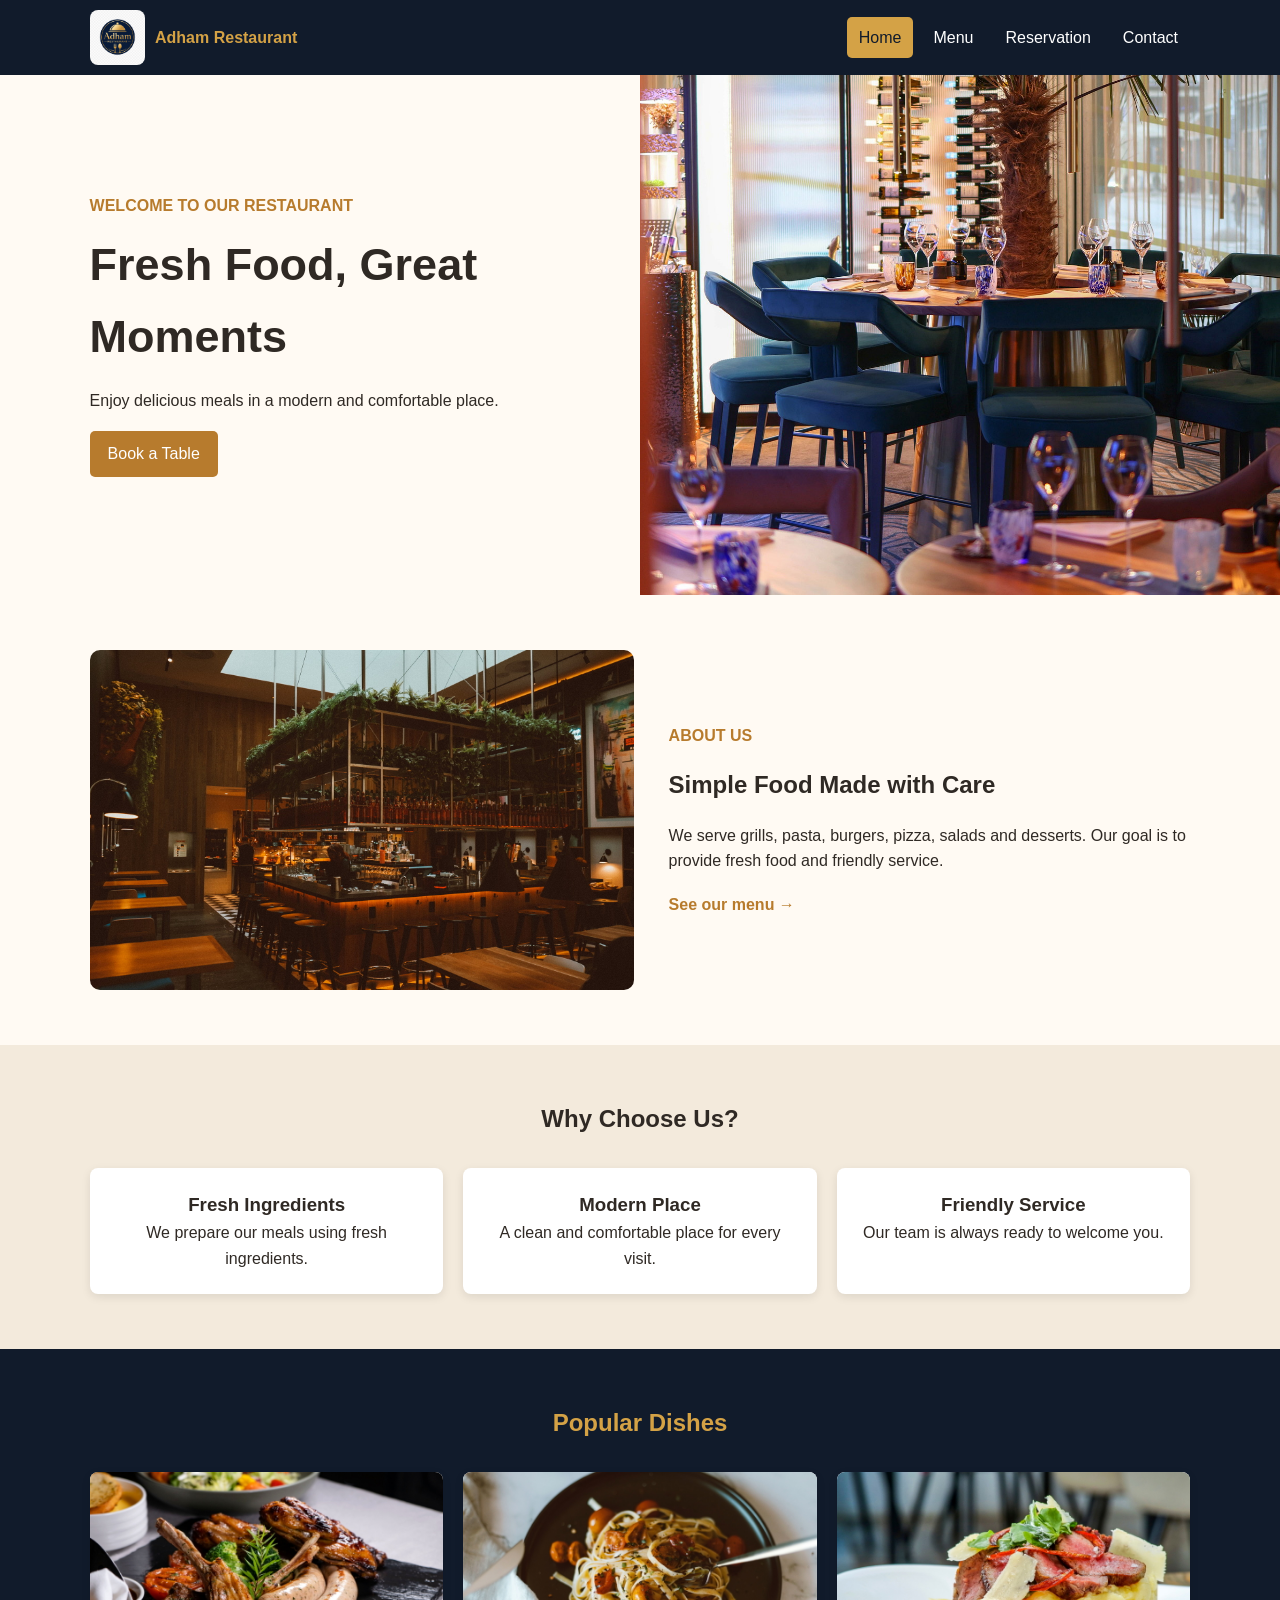
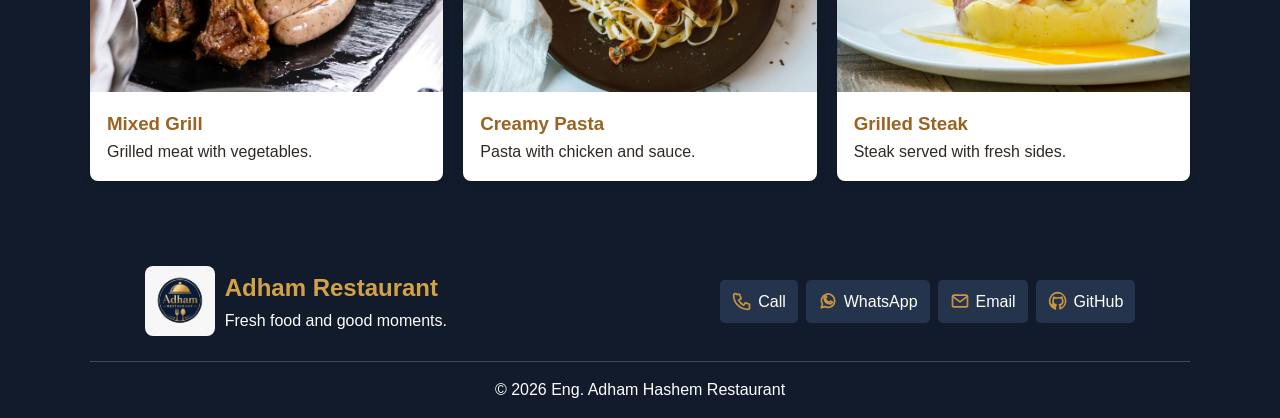
<file: index.html>
<!DOCTYPE html>
<html lang="en">
<head>
    <meta charset="UTF-8">
    <meta name="viewport" content="width=device-width, initial-scale=1.0">
    <meta name="description" content="Adham Restaurant is a modern restaurant that serves grills, pasta, burgers, pizza, salads and desserts.">  
    
    <title>Adham Restaurant | Home</title>
    <link rel="stylesheet" href="style.css">
</head>
<body>

<header>
    <nav class="navbar">
        <a class="brand" href="index.html">
            <img src="Restaurant Img/site-logo.png" alt="Adham Restaurant logo">
            <span>Adham Restaurant</span>
        </a>

        <ul class="nav-links">
            <li><a class="active" href="index.html">Home</a></li>
            <li><a href="menu.html">Menu</a></li>
            <li><a href="reservation.html">Reservation</a></li>
            <li><a href="contact.html">Contact</a></li>
        </ul>
    </nav>
</header>

<main>
    <section class="hero">
        <div class="hero-text">
            <p class="small-text">WELCOME TO OUR RESTAURANT</p>
            <h1>Fresh Food, Great Moments</h1>
            <p>Enjoy delicious meals in a modern and comfortable place.</p>
            <a class="button" href="reservation.html">Book a Table</a>
        </div>

        <img src="Restaurant Img/hero.jpg" alt="Modern restaurant interior">
    </section>

    <section class="section about">
        <img src="Restaurant Img/about.jpg" alt="Restaurant dining area">

        <div>
            <p class="small-text">ABOUT US</p>
            <h2>Simple Food Made with Care</h2>
            <p>
                We serve grills, pasta, burgers, pizza, salads and desserts.
                Our goal is to provide fresh food and friendly service.
            </p>
            <a class="text-link" href="menu.html">See our menu →</a>
        </div>
    </section>

    <section class="section light-section">
        <h2 class="section-title">Why Choose Us?</h2>

        <div class="grid three">
            <article class="card info-box">
                <h3>Fresh Ingredients</h3>
                <p>We prepare our meals using fresh ingredients.</p>
            </article>

            <article class="card info-box">
                <h3>Modern Place</h3>
                <p>A clean and comfortable place for every visit.</p>
            </article>

            <article class="card info-box">
                <h3>Friendly Service</h3>
                <p>Our team is always ready to welcome you.</p>
            </article>
        </div>
    </section>

    <section class="section dark-section">
        <h2 class="section-title gold-title">Popular Dishes</h2>

        <div class="grid three">
            <article class="card image-card">
                <img src="Restaurant Img/featured-grill.jpg" alt="Mixed grill meal">
                <div class="card-text">
                    <h3>Mixed Grill</h3>
                    <p>Grilled meat with vegetables.</p>
                </div>
            </article>

            <article class="card image-card">
                <img src="Restaurant Img/featured-pasta.jpg" alt="Creamy pasta">
                <div class="card-text">
                    <h3>Creamy Pasta</h3>
                    <p>Pasta with chicken and sauce.</p>
                </div>
            </article>

            <article class="card image-card">
                <img src="Restaurant Img/featured-steak.jpg" alt="Grilled steak">
                <div class="card-text">
                    <h3>Grilled Steak</h3>
                    <p>Steak served with fresh sides.</p>
                </div>
            </article>
        </div>
    </section>
</main>

<footer>
    <div class="footer-top">
        <div class="footer-brand">
            <img src="Restaurant Img/site-logo.png" alt="Adham Restaurant logo">
            <div>
                <h2>Adham Restaurant</h2>
                <p>Fresh food and good moments.</p>
            </div>
        </div>

        <div class="footer-buttons">
            <a href="tel:0506702761"><img src="Restaurant Img/phone-icon.svg" alt="Phone">Call</a>
            <a href="https://wa.me/971506702761" target="_blank"><img src="Restaurant Img/whatsapp-icon.svg" alt="WhatsApp">WhatsApp</a>
            <a href="mailto:adham99.h@icloud.com"><img src="Restaurant Img/email-icon.svg" alt="Email">Email</a>
            <a href="https://github.com/adham2005-h" target="_blank"><img src="Restaurant Img/github-icon.svg" alt="GitHub">GitHub</a>
        </div>
    </div>

    <p class="copyright">© 2026 Eng. Adham Hashem Restaurant</p>
</footer>

<script src="main.js"></script>
</body>
</html>
</file>
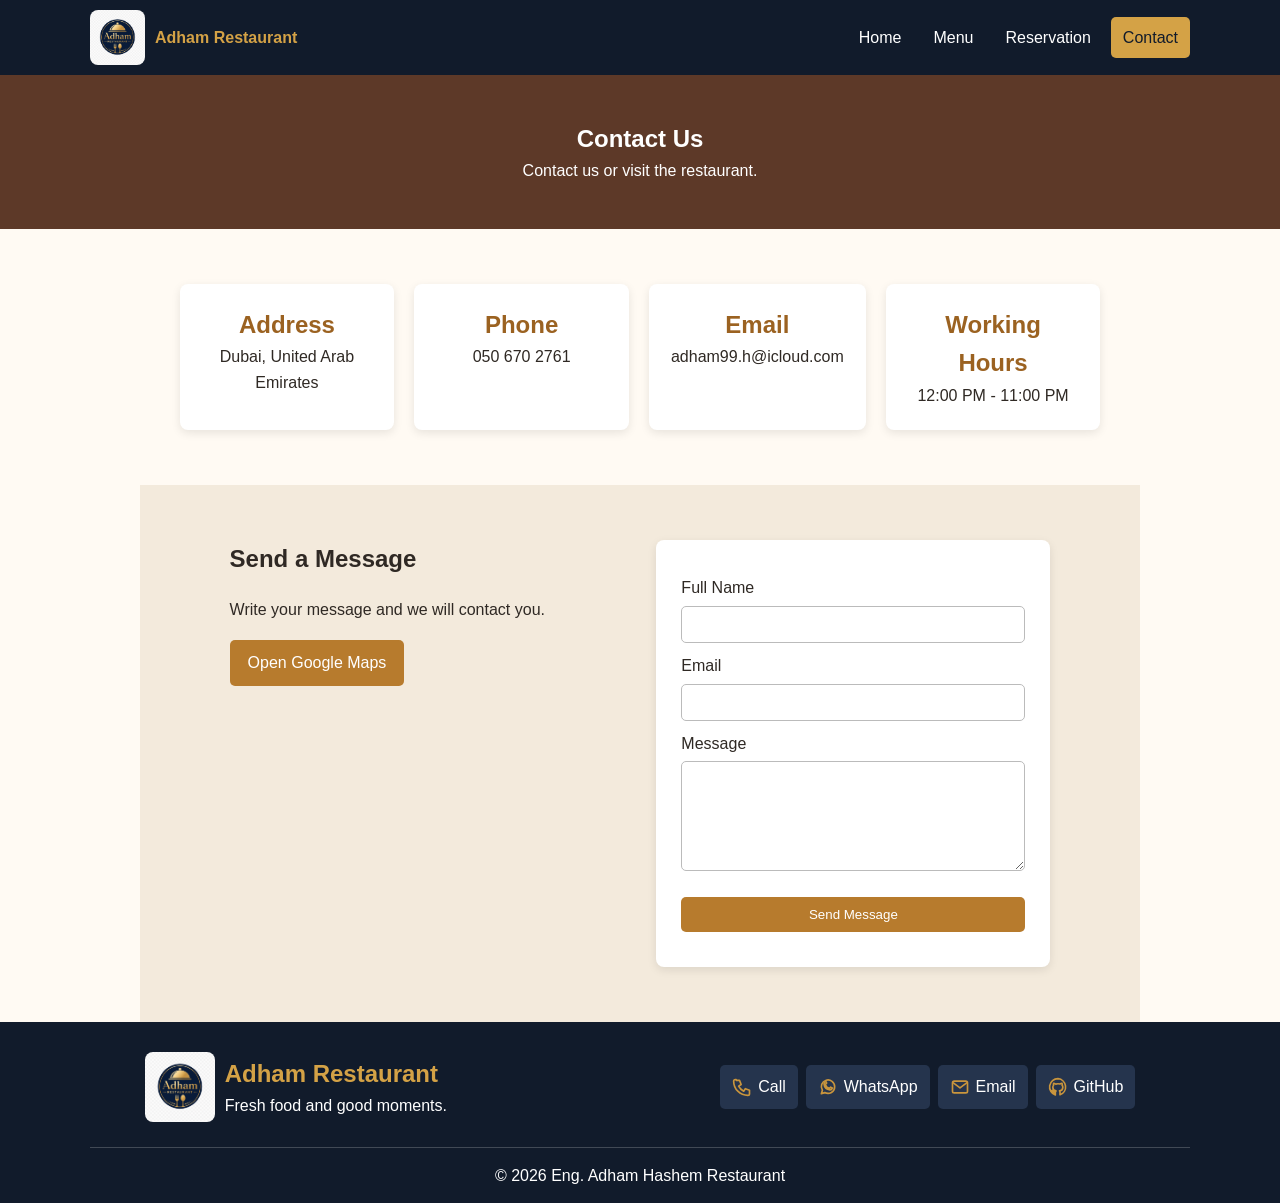
<file: contact.html>
<!DOCTYPE html>
<html lang="en">
<head>
    <meta charset="UTF-8">
    <meta name="viewport" content="width=device-width, initial-scale=1.0">
    <title>Adham Restaurant | Contact</title>
    <link rel="stylesheet" href="style.css">
</head>
<body>

<header>
    <nav class="navbar">
        <a class="brand" href="index.html">
            <img src="Restaurant Img/site-logo.png" alt="Adham Restaurant logo">
            <span>Adham Restaurant</span>
        </a>

        <ul class="nav-links">
            <li><a href="index.html">Home</a></li>
            <li><a href="menu.html">Menu</a></li>
            <li><a href="reservation.html">Reservation</a></li>
            <li><a class="active" href="contact.html">Contact</a></li>
        </ul>
    </nav>
</header>

<main>
    <section class="page-title">
        <h1>Contact Us</h1>
        <p>Contact us or visit the restaurant.</p>
    </section>

    <section class="section grid four">
        <article class="card contact-box">
            <h2>Address</h2>
            <p>Dubai, United Arab Emirates</p>
        </article>

        <article class="card contact-box">
            <h2>Phone</h2>
            <p>050 670 2761</p>
        </article>

        <article class="card contact-box">
            <h2>Email</h2>
            <p>adham99.h@icloud.com</p>
        </article>

        <article class="card contact-box">
            <h2>Working Hours</h2>
            <p>12:00 PM - 11:00 PM</p>
        </article>
    </section>

    <section class="section form-section light-section">
        <div class="form-text">
            <h2>Send a Message</h2>
            <p>Write your message and we will contact you.</p>
            <a class="button" href="https://maps.google.com" target="_blank">Open Google Maps</a>
        </div>

        <form>
            <label for="contactName">Full Name</label>
            <input id="contactName" type="text" required>

            <label for="contactEmail">Email</label>
            <input id="contactEmail" type="email" required>

            <label for="contactMessage">Message</label>
            <textarea id="contactMessage" required></textarea>

            <button class="submit-button" type="submit">Send Message</button>
            <p class="message"></p>
        </form>
    </section>
</main>

<footer>
    <div class="footer-top">
        <div class="footer-brand">
            <img src="Restaurant Img/site-logo.png" alt="Adham Restaurant logo">
            <div>
                <h2>Adham Restaurant</h2>
                <p>Fresh food and good moments.</p>
            </div>
        </div>

        <div class="footer-buttons">
            <a href="tel:0506702761"><img src="Restaurant Img/phone-icon.svg" alt="Phone">Call</a>
            <a href="https://wa.me/971506702761" target="_blank"><img src="Restaurant Img/whatsapp-icon.svg" alt="WhatsApp">WhatsApp</a>
            <a href="mailto:adham99.h@icloud.com"><img src="Restaurant Img/email-icon.svg" alt="Email">Email</a>
            <a href="https://github.com/adham2005-h" target="_blank"><img src="Restaurant Img/github-icon.svg" alt="GitHub">GitHub</a>
        </div>
    </div>

    <p class="copyright">© 2026 Eng. Adham Hashem Restaurant</p>
</footer>

<script src="main.js"></script>
</body>
</html>
</file>
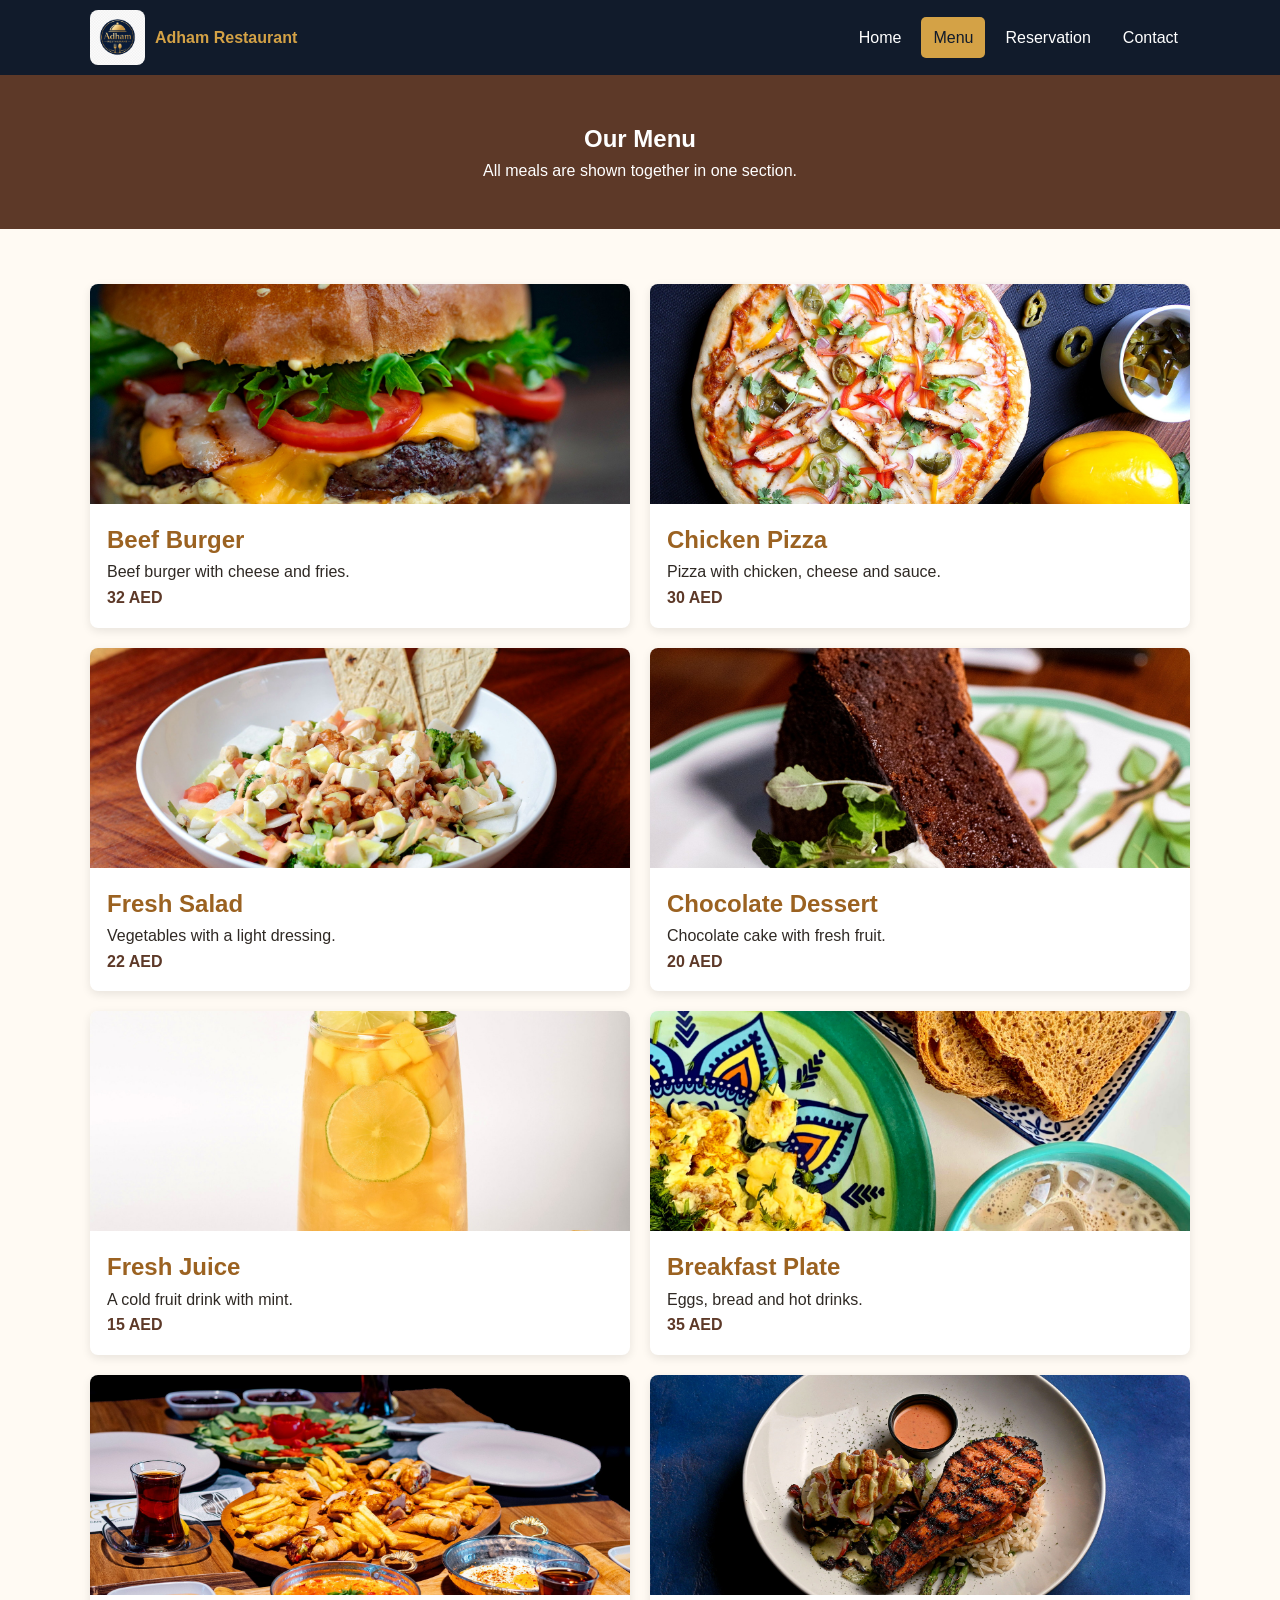
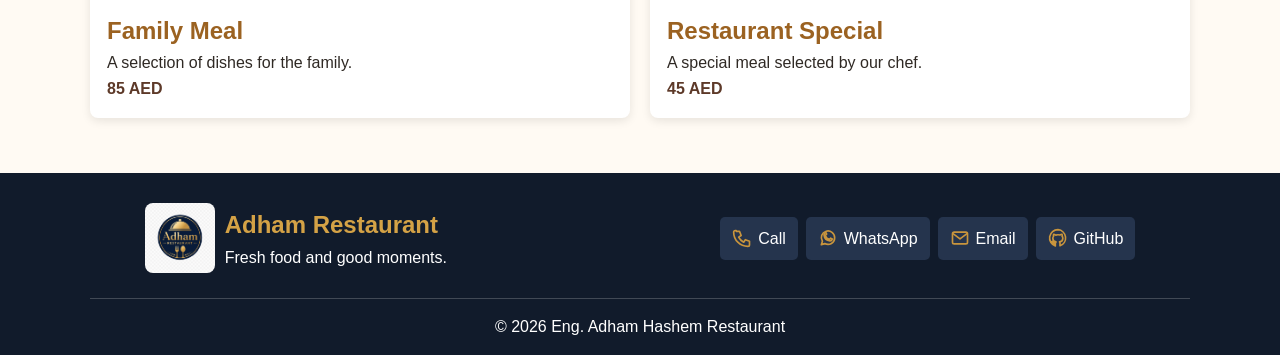
<file: menu.html>
<!DOCTYPE html>
<html lang="en">
<head>
    <meta charset="UTF-8">
    <meta name="viewport" content="width=device-width, initial-scale=1.0">
    <title>Adham Restaurant | Menu</title>
    <link rel="stylesheet" href="style.css">
</head>
<body>

<header>
    <nav class="navbar">
        <a class="brand" href="index.html">
            <img src="Restaurant Img/site-logo.png" alt="Adham Restaurant logo">
            <span>Adham Restaurant</span>
        </a>

        <ul class="nav-links">
            <li><a href="index.html">Home</a></li>
            <li><a class="active" href="menu.html">Menu</a></li>
            <li><a href="reservation.html">Reservation</a></li>
            <li><a href="contact.html">Contact</a></li>
        </ul>
    </nav>
</header>

<main>
    <section class="page-title">
        <h1>Our Menu</h1>
        <p>All meals are shown together in one section.</p>
    </section>

    <section class="section">
        <div class="grid two">
            <article class="card image-card">
                <img src="Restaurant Img/menu-burger.jpg" alt="Beef burger">
                <div class="card-text">
                    <h2>Beef Burger</h2>
                    <p>Beef burger with cheese and fries.</p>
                    <strong>32 AED</strong>
                </div>
            </article>

            <article class="card image-card">
                <img src="Restaurant Img/menu-pizza.jpg" alt="Pizza">
                <div class="card-text">
                    <h2>Chicken Pizza</h2>
                    <p>Pizza with chicken, cheese and sauce.</p>
                    <strong>30 AED</strong>
                </div>
            </article>

            <article class="card image-card">
                <img src="Restaurant Img/menu-salad.jpg" alt="Fresh salad">
                <div class="card-text">
                    <h2>Fresh Salad</h2>
                    <p>Vegetables with a light dressing.</p>
                    <strong>22 AED</strong>
                </div>
            </article>

            <article class="card image-card">
                <img src="Restaurant Img/menu-dessert.jpg" alt="Chocolate dessert">
                <div class="card-text">
                    <h2>Chocolate Dessert</h2>
                    <p>Chocolate cake with fresh fruit.</p>
                    <strong>20 AED</strong>
                </div>
            </article>

            <article class="card image-card">
                <img src="Restaurant Img/menu-juice.jpg" alt="Fresh juice">
                <div class="card-text">
                    <h2>Fresh Juice</h2>
                    <p>A cold fruit drink with mint.</p>
                    <strong>15 AED</strong>
                </div>
            </article>

            <article class="card image-card">
                <img src="Restaurant Img/menu-breakfast.jpg" alt="Breakfast plate">
                <div class="card-text">
                    <h2>Breakfast Plate</h2>
                    <p>Eggs, bread and hot drinks.</p>
                    <strong>35 AED</strong>
                </div>
            </article>

            <article class="card image-card">
                <img src="Restaurant Img/menu-family.jpg" alt="Family meal">
                <div class="card-text">
                    <h2>Family Meal</h2>
                    <p>A selection of dishes for the family.</p>
                    <strong>85 AED</strong>
                </div>
            </article>

            <article class="card image-card">
                <img src="Restaurant Img/menu-special.jpg" alt="Restaurant special meal">
                <div class="card-text">
                    <h2>Restaurant Special</h2>
                    <p>A special meal selected by our chef.</p>
                    <strong>45 AED</strong>
                </div>
            </article>
        </div>
    </section>
</main>

<footer>
    <div class="footer-top">
        <div class="footer-brand">
            <img src="Restaurant Img/site-logo.png" alt="Adham Restaurant logo">
            <div>
                <h2>Adham Restaurant</h2>
                <p>Fresh food and good moments.</p>
            </div>
        </div>

        <div class="footer-buttons">
            <a href="tel:0506702761"><img src="Restaurant Img/phone-icon.svg" alt="Phone">Call</a>
            <a href="https://wa.me/971506702761" target="_blank"><img src="Restaurant Img/whatsapp-icon.svg" alt="WhatsApp">WhatsApp</a>
            <a href="mailto:adham99.h@icloud.com"><img src="Restaurant Img/email-icon.svg" alt="Email">Email</a>
            <a href="https://github.com/adham2005-h" target="_blank"><img src="Restaurant Img/github-icon.svg" alt="GitHub">GitHub</a>
        </div>
    </div>

    <p class="copyright">© 2026 Eng. Adham Hashem Restaurant</p>
</footer>

<script src="main.js"></script>
</body>
</html>
</file>
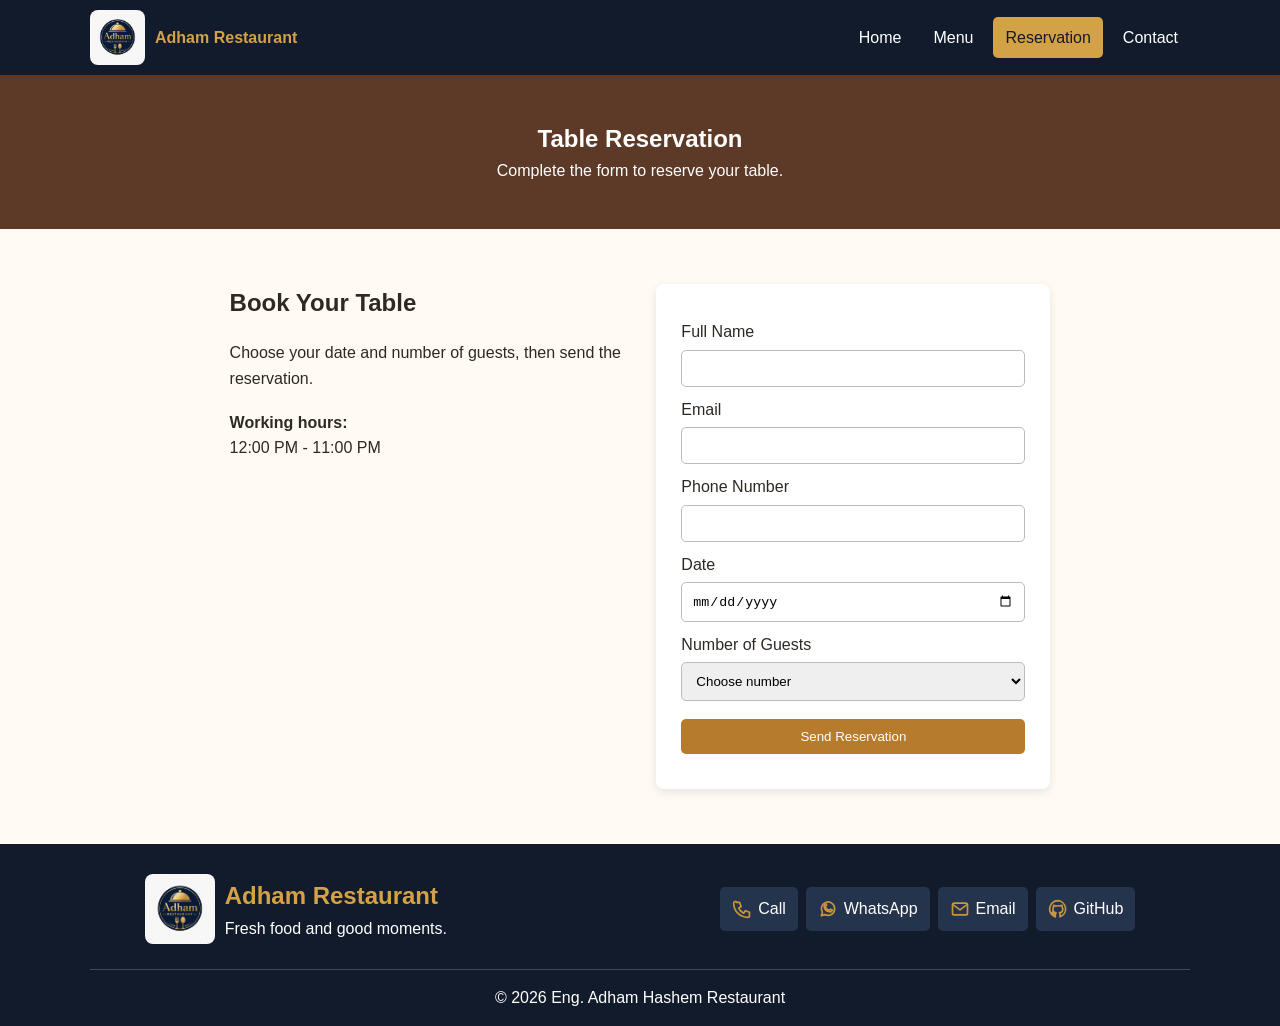
<file: reservation.html>
<!DOCTYPE html>
<html lang="en">
<head>
    <meta charset="UTF-8">
    <meta name="viewport" content="width=device-width, initial-scale=1.0">
    <title>Adham Restaurant | Reservation</title>
    <link rel="stylesheet" href="style.css">
</head>
<body>

<header>
    <nav class="navbar">
        <a class="brand" href="index.html">
            <img src="Restaurant Img/site-logo.png" alt="Adham Restaurant logo">
            <span>Adham Restaurant</span>
        </a>

        <ul class="nav-links">
            <li><a href="index.html">Home</a></li>
            <li><a href="menu.html">Menu</a></li>
            <li><a class="active" href="reservation.html">Reservation</a></li>
            <li><a href="contact.html">Contact</a></li>
        </ul>
    </nav>
</header>

<main>
    <section class="page-title">
        <h1>Table Reservation</h1>
        <p>Complete the form to reserve your table.</p>
    </section>

    <section class="section form-section">
        <div class="form-text">
            <h2>Book Your Table</h2>
            <p>Choose your date and number of guests, then send the reservation.</p>
            <p><strong>Working hours:</strong><br>12:00 PM - 11:00 PM</p>
        </div>

        <form>
            <label for="name">Full Name</label>
            <input id="name" type="text" required>

            <label for="email">Email</label>
            <input id="email" type="email" required>

            <label for="phone">Phone Number</label>
            <input id="phone" type="tel" required>

            <label for="date">Date</label>
            <input id="date" type="date" required>

            <label for="guests">Number of Guests</label>
            <select id="guests" required>
                <option value="">Choose number</option>
                <option>2 Guests</option>
                <option>3 Guests</option>
                <option>4 Guests</option>
                <option>5 or More</option>
            </select>

            <button class="submit-button" type="submit">Send Reservation</button>
            <p class="message"></p>
        </form>
    </section>
</main>

<footer>
    <div class="footer-top">
        <div class="footer-brand">
            <img src="Restaurant Img/site-logo.png" alt="Adham Restaurant logo">
            <div>
                <h2>Adham Restaurant</h2>
                <p>Fresh food and good moments.</p>
            </div>
        </div>

        <div class="footer-buttons">
            <a href="tel:0506702761"><img src="Restaurant Img/phone-icon.svg" alt="Phone">Call</a>
            <a href="https://wa.me/971506702761" target="_blank"><img src="Restaurant Img/whatsapp-icon.svg" alt="WhatsApp">WhatsApp</a>
            <a href="mailto:adham99.h@icloud.com"><img src="Restaurant Img/email-icon.svg" alt="Email">Email</a>
            <a href="https://github.com/adham2005-h" target="_blank"><img src="Restaurant Img/github-icon.svg" alt="GitHub">GitHub</a>
        </div>
    </div>

    <p class="copyright">© 2026 Eng. Adham Hashem Restaurant</p>
</footer>

<script src="main.js"></script>
</body>
</html>
</file>
<file: style.css>
/* General */
* {
    margin: 0;
    padding: 0;
    box-sizing: border-box;
}
body {
    font-family: Arial, sans-serif;
    background: #fffaf3;
    color: #2f2924;
    line-height: 1.6;
}
img {
    width: 100%;
    display: block;
}
a {
    text-decoration: none;
}

/* Header */
header,
footer {
    background: #111b2b;
    color: white;
}
.navbar,
.footer-top {
    width: 90%;
    max-width: 1100px;
    margin: auto;
    display: flex;
    align-items: center;
    justify-content: space-between;
}
.navbar {
    min-height: 75px;
}
.brand,
.footer-brand {
    display: flex;
    align-items: center;
    gap: 10px;
}
.brand {
    color: #d4a246;
    font-weight: bold;
}
.brand img {
    width: 55px;
    height: 55px;
    border-radius: 8px;
}
.nav-links {
    list-style: none;
    display: flex;
    gap: 8px;
}
.nav-links a {
    color: white;
    padding: 8px 12px;
    border-radius: 5px;
    transition: 0.3s;
}
.nav-links a:hover,
.nav-links a.active {
    background: #d4a246;
    color: #111b2b;
}

/* Sections */
.section {
    padding: 55px 7%;
}
.light-section {
    background: #f3eadc;
}
.dark-section {
    background: #111b2b;
}
.section-title,
.page-title {
    text-align: center;
}
.section-title {
    margin-bottom: 30px;
}
.dark-section .section-title {
    color: #d4a246;
}
.page-title {
    background: #5d3928;
    color: white;
    padding: 45px 20px;
}
.small-text,
.text-link {
    color: #b77b2d;
    font-weight: bold;
}
.button,
.submit-button {
    display: inline-block;
    background: #b77b2d;
    color: white;
    padding: 10px 18px;
    border: none;
    border-radius: 5px;
    cursor: pointer;
    transition: 0.3s;
}
.button:hover,
.submit-button:hover {
    background: #111b2b;
}

/* Home */
.hero,
.about,
.form-section {
    display: flex;
    align-items: center;
    gap: 35px;
}
.hero {
    min-height: 520px;
    gap: 0;
}
.hero-text,
.hero > img,
.about img,
.about div,
.form-text,
form {
    width: 50%;
}
.hero-text {
    padding: 50px 7%;
}
.hero h1 {
    font-size: 45px;
    margin: 10px 0 15px;
}
.hero-text > p:not(.small-text),
.about h2,
.about p,
.form-text h2,
.form-text p {
    margin-bottom: 18px;
}
.hero > img {
    height: 520px;
    object-fit: cover;
}
.about img {
    height: 340px;
    object-fit: cover;
    border-radius: 10px;
}

/* Grids and Cards */
.grid {
    max-width: 1100px;
    margin: auto;
    display: grid;
    gap: 20px;
}
.two {
    grid-template-columns: repeat(2, 1fr);
}
.three {
    grid-template-columns: repeat(3, 1fr);
}
.four {
    grid-template-columns: repeat(4, 1fr);
}
.card,
form {
    background: white;
    border-radius: 8px;
    box-shadow: 0 3px 10px #00000018;
}
.info-box,
.contact-box {
    padding: 22px;
    text-align: center;
}
.image-card {
    overflow: hidden;
}
.image-card > img {
    height: 220px;
    object-fit: cover;
    transition: 0.3s;
}
.image-card:hover > img {
    transform: scale(1.04);
}
.card-text {
    padding: 17px;
}
.card-text h2,
.card-text h3,
.contact-box h2 {
    color: #9b6221;
}
.card-text strong {
    color: #5d3928;
}

/* Forms */
.form-section {
    max-width: 1000px;
    margin: auto;
    align-items: flex-start;
}
form {
    padding: 25px;
}
label {
    display: block;
    margin-top: 10px;
}
input,
select,
textarea {
    width: 100%;
    padding: 10px;
    margin-top: 5px;
    border: 1px solid #bbb;
    border-radius: 5px;
}
textarea {
    height: 110px;
    resize: vertical;
}
.submit-button {
    width: 100%;
    margin-top: 18px;
}
.message {
    color: green;
    text-align: center;
    margin-top: 10px;
}

/* Footer */
footer {
    padding: 30px 7% 15px;
}
.footer-brand img {
    width: 70px;
    height: 70px;
    border-radius: 8px;
}
.footer-brand h2 {
    color: #d4a246;
}
.footer-buttons {
    display: flex;
    flex-wrap: wrap;
    gap: 8px;
}
.footer-buttons a {
    display: flex;
    align-items: center;
    gap: 6px;
    background: #25344d;
    color: white;
    padding: 9px 12px;
    border-radius: 5px;
    transition: 0.3s;
}
.footer-buttons a:hover {
    background: #b77b2d;
}
.footer-buttons img {
    width: 20px;
    height: 20px;
}
.copyright {
    text-align: center;
    border-top: 1px solid #ffffff33;
    margin-top: 25px;
    padding-top: 15px;
}

/* Mobile */
@media (max-width: 768px) {
    .navbar,
    .footer-top,
    .hero,
    .about,
    .form-section {
        flex-direction: column;
    }
    .navbar,
    .footer-top {
        padding: 12px 0;
    }
    .nav-links {
        flex-wrap: wrap;
        justify-content: center;
    }
    .hero-text,
    .hero > img,
    .about img,
    .about div,
    .form-text,
    form {
        width: 100%;
    }
    .hero > img {
        height: 350px;
    }
    .two,
    .three,
    .four {
        grid-template-columns: 1fr;
    }
}

/* Make keyboard navigation visible and long text fit small screens. */
a:focus-visible, button:focus-visible, input:focus-visible,
select:focus-visible, textarea:focus-visible {
    outline: 3px solid #d4a246;
    outline-offset: 3px;
}
body { overflow-wrap: break-word; }
.nav-links a { display: block; }
@media (max-width: 480px) {
    .hero h1 { font-size: 32px; }
    .hero-text { padding: 30px 7%; }
    form { padding: 18px; }
}
@media (prefers-reduced-motion: reduce) {
    *, *::before, *::after { transition: none !important; }
}
</file>
